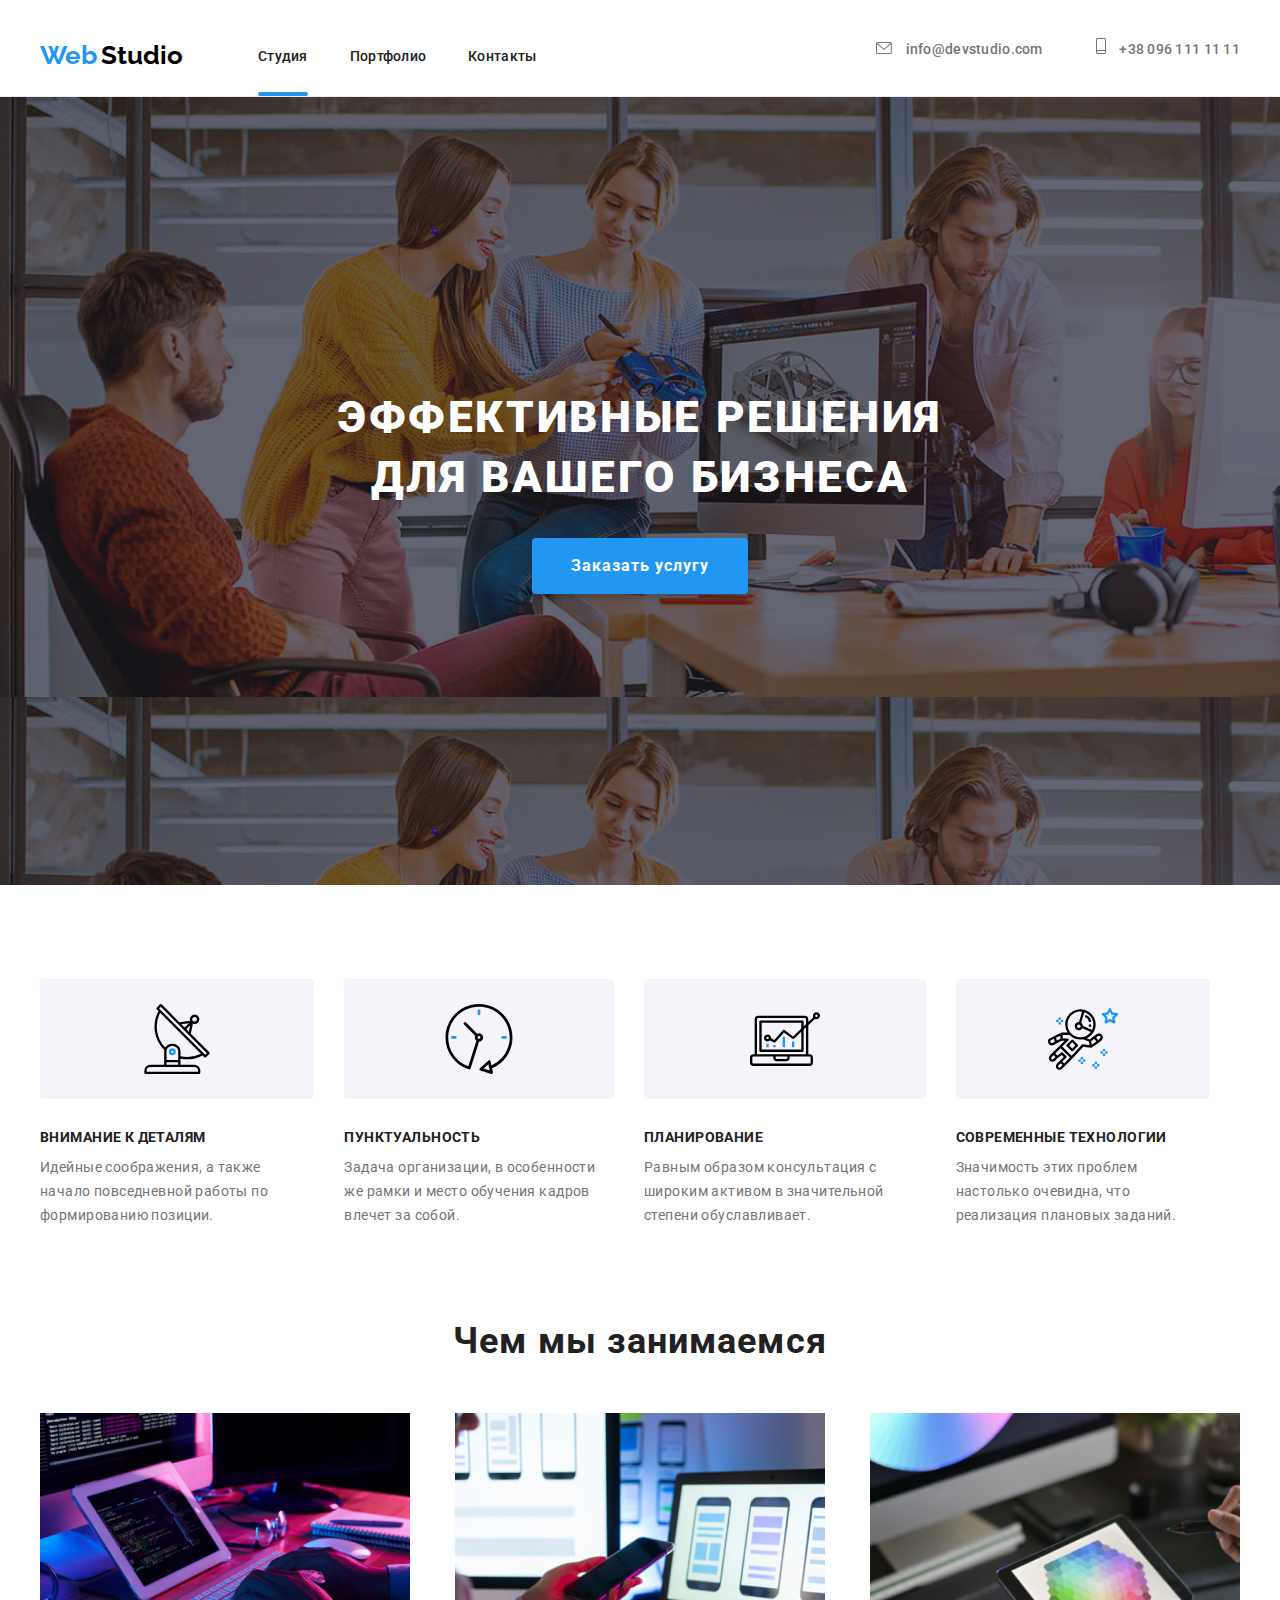
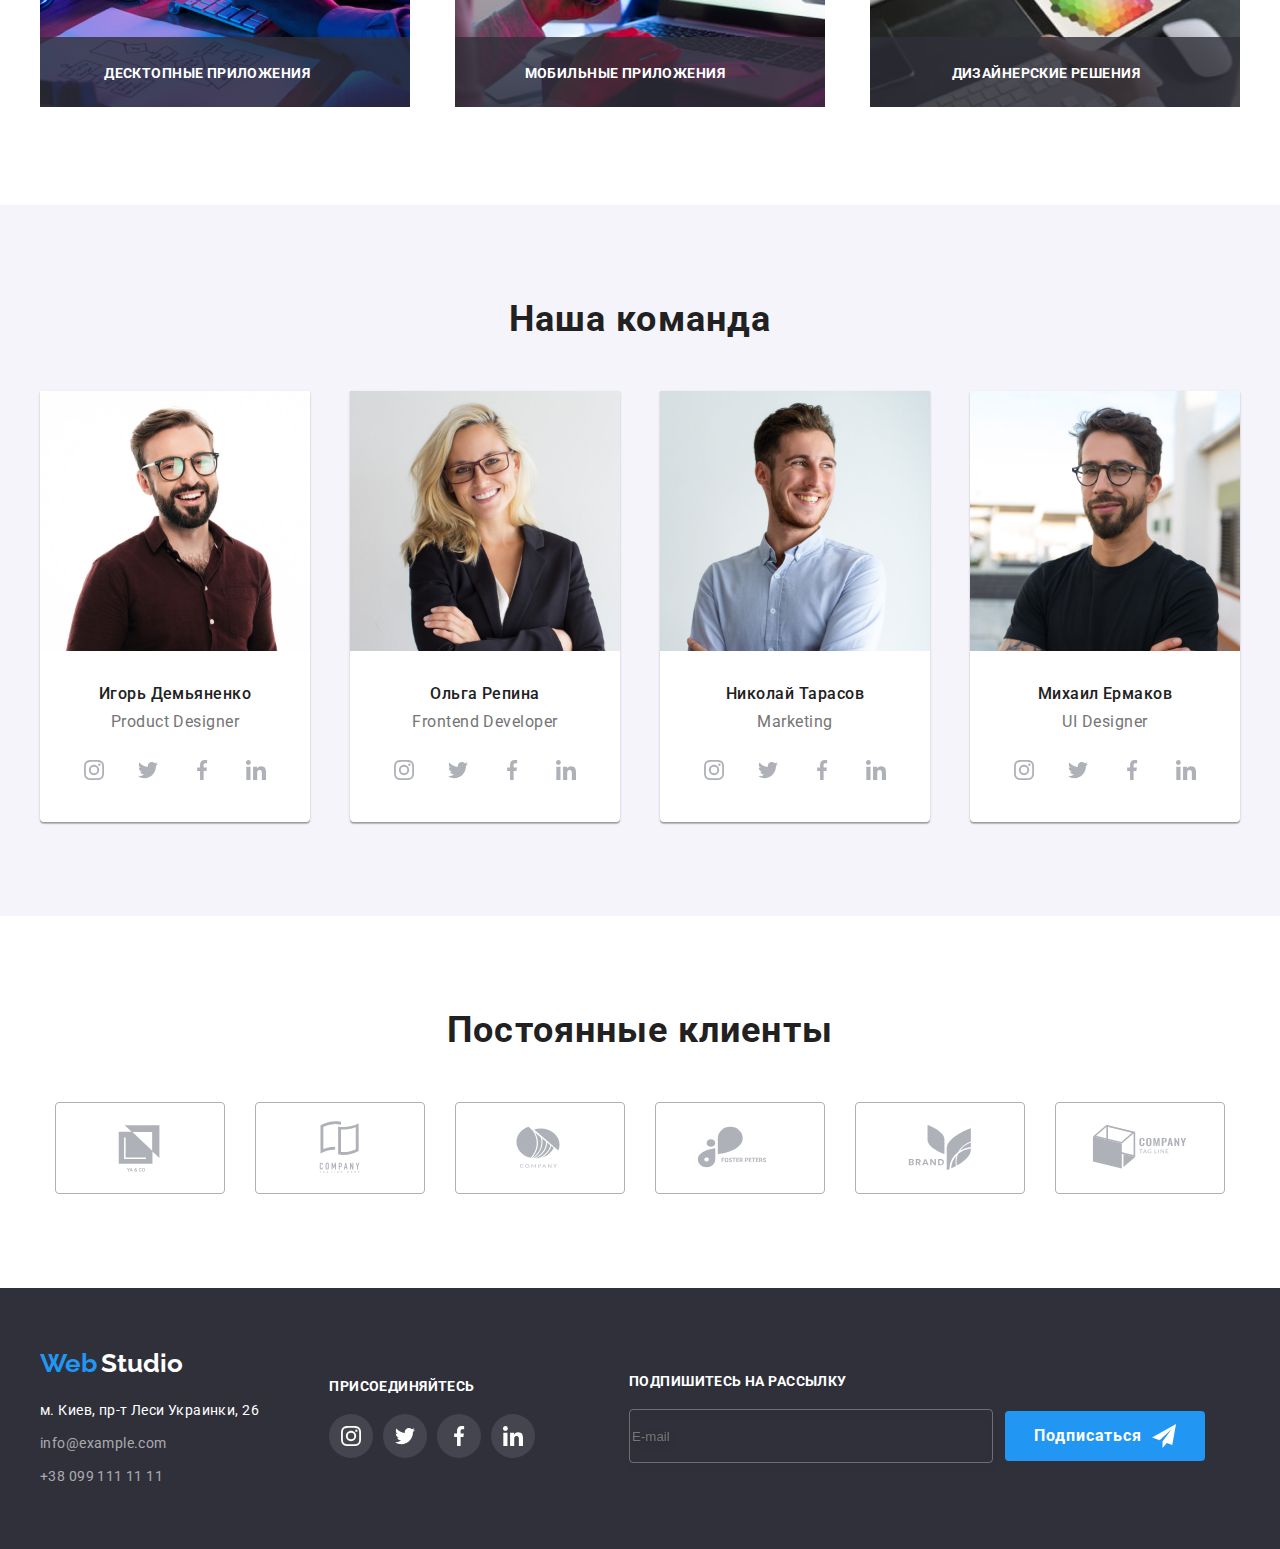
<file: index.html>
<!DOCTYPE html>
<html lang="en">
<head>
    <meta charset="UTF-8">
    <meta http-equiv="X-UA-Compatible" content="IE=edge">
    <meta name="viewport" content="width=device-width, initial-scale=1.0">
    <link rel="preconnect" href="https://fonts.googleapis.com">
    <link rel="preconnect" href="https://fonts.gstatic.com" crossorigin>
    <link href="https://fonts.googleapis.com/css2?family=Raleway:wght@700&display=swap" rel="stylesheet">
    <link rel="preconnect" href="https://fonts.googleapis.com">
    <link rel="preconnect" href="https://fonts.gstatic.com" crossorigin>
    <link href="https://fonts.googleapis.com/css2?family=Roboto:wght@400;500;700;900&display=swap" rel="stylesheet">
    <!-- Normalizer -->
    <link rel="stylesheet" href="https://cdnjs.cloudflare.com/ajax/libs/modern-normalize/1.1.0/modern-normalize.min.css" integrity="sha512-wpPYUAdjBVSE4KJnH1VR1HeZfpl1ub8YT/NKx4PuQ5NmX2tKuGu6U/JRp5y+Y8XG2tV+wKQpNHVUX03MfMFn9Q==" crossorigin="anonymous" referrerpolicy="no-referrer" />
    <!-- SCSS -->
    <link rel="stylesheet" href="./css/main.min.css">
    <title>Document</title>
</head>
<!-- Main page -->
<body>
       <!--Main information -->
    <header>
      <div class="container header-container">

          <nav class="nav"> 
            <a class="nav__logo" href="#"><span class="nav__web">Web</span> <span class="nav__studio">Studio</span></a>
            <ul class="nav__list"> 
                <li class="nav__item"><a class="nav__link nav__item-studio-link" href="#">Студия</a></li>
                <li class="nav__item"><a class="nav__link" href="./portfolio.html">Портфолио</a></li>
                <li class="nav__item"><a class="nav__link" href="#">Контакты</a></li>
            </ul>
          </nav>
  
        <div class="header__group">
          <a class="header__email" href="mailto:info@devstudio.com">

            <svg class="header__icon"  width="16" height="12">
              <use href="./images/sprite.svg#posht"></use>
            </svg>

            info@devstudio.com
          </a>

          <a class="header__tel" href="tel:+380961111111">

            <svg class="header__icon" width="10" height="16">
              <use href="./images/sprite.svg#smartphone"></use>
            </svg>

            +38 096 111 11 11
          </a>
        </div>
            
      </div>
    </header>
    
     <main>

       <!--⁡⁢⁣⁢Hero⁡ -->
       <section class="hero section hero__bg">
           <div class="container">
            <h1 class="hero__title">Эффективные решения  для вашего бизнеса</h1> 
              <button class="button" type="button" data-modal-open><span class="button-text"> Заказать услугу</span></button>       
              
              <!-- ⁡⁢⁣⁢𝗠𝗼𝗱𝗮𝗹⁡ -->
              <div class="backdrop is-hidden" data-modal>
                
                <div class="modal-wrapper">

                  <button class="modal-btn" data-modal-close>
                    <svg width="11" height="11">
                      <use href="./images/sprite1.svg#icon-close"></use>
                    </svg>
                  </button>
                  
                  <!-- ​‌‍‌⁡⁢⁣⁣Форма⁡​ модалки -->

                  <div>
                    
                     <b class="modal-title"> Оставьте свои данные, мы вам перезвоним</b>
                    <form class="modal-form" name="modal-discr">

                      <label class="modal-form__group">
                        <span class="modal-form__text">Имя</span>
                        <input class="modal-form__input" type="text" name="user-name" id="user-name">

                        <svg class="modal-form__icon" width="18" height="18">
                          <use href="./images/sprite1.svg#icon-person-modal"></use>
                        </svg>

                      </label>

                      <label class="modal-form__group">       
                      <span class="modal-form__text">Телефон</span>
                       <input class="modal-form__input" type="tel" name="user-tel" id="user-tel">

                       <svg class="modal-form__icon" width="18" height="18">
                        <use href="./images/sprite1.svg#icon-phone-modal"></use>
                       </svg>

                      </label>

                      <label class="modal-form__group">  
                      <span class="modal-form__text">Почта</span>
                       <input class="modal-form__input" type="email" name="user-email" id="user-email">

                       <svg class="modal-form__icon" width="18" height="18">
                        <use href="./images/sprite1.svg#icon-email-modal"></use>
                       </svg>

                      </label>

                      <!-- ​‌‍‌⁡⁢⁣⁣Textarea⁡​ -->

                     <label class="modal-form__area">
                      <span class="modal-form__text">Комментарий</span>
                       <textarea class="modal-form__textarea" name="" id="" cols="30" rows="10" placeholder="Введите текст"></textarea>
                     </label>

                     <!-- ​‌‍‌‍⁡⁢⁣⁣Політика⁡​ приватності -->

                     <label class="modal-form__policy-group check-agree">

                      <input class="modal-form__checkbox" type="checkbox" name="checkbox">

                      <svg class="modal-form__checkbox-icon" width="16px" height="15px">
                        <use href="./images/sprite1.svg#check"></use>
                      </svg>

                      <span class="modal-form__policy-submit">Соглашаюсь с рассылкой и принимаю 
                        <a href="#" class="modal-form__policy-link" target="_blank" rel="noopener noreferrer">Условия договора</a>
                      </span>

                     </label>

                     <div class="modal-form__btn">
                     <button class="modal-btn__submit" type="submit"> <span class="modal-btn__text">Отправить</span></button>
                     </div>
                    </form>

                  </div>
                
                </div>

              </div>     
           </div>
       </section>
       
       <!-- Discription -->
       <section class="section">
           <div class="container">
            <ul class="discription">

                <li class="discription__list">

                  <div class="discription__icon">
                    <svg width="70" height="70">
                      <use href="./images/sprite.svg#antenna"></use>
                    </svg>
                  </div>
                 

                 <h3 class="description__item">Внимание к деталям</h3>
                  <p class="description__text">Идейные соображения, а также начало повседневной работы по формированию позиции.</p>
                </li>
                  

                 <li class="discription__list">
               
                  <div class="discription__icon">
                    <svg width="70" height="70">
                      <use href="./images/sprite.svg#clock"></use>
                    </svg>  
                  </div>
                 
                  <h3 class="description__item">Пунктуальность</h3>
                    <p class="description__text"> Задача организации, в особенности же рамки и место обучения кадров влечет за собой.</p>
                 </li>
                

                 <li class="discription__list">
               
                  <div class="discription__icon">
                    <svg width="70" height="70">
                      <use href="./images/sprite.svg#diagram"></use>
                    </svg>
                  </div>
                 
                  
                  <h3 class="description__item">Планирование</h3>
                     <p class="description__text">Равным образом консультация с широким активом в значительной степени обуславливает.</p>
                 </li>


                 <li class="discription__list">

                  <div class="discription__icon">
                    <svg class="discr-icon" width="70" height="70">
                      <use href="./images/sprite.svg#astronaut"></use>
                    </svg>
                  </div>
                
               
                  <h3 class="description__item">Современные технологии</h3>
                    <p class="description__text"> Значимость этих проблем настолько очевидна, что реализация плановых заданий.</p>
                 </li>
             </ul>
           </div>     
       </section>

       <!-- Images  -->
       <section class="section img__section">
           <div class="container">
            <h2 class="section__titles">Чем мы занимаемся</h2>
            <ul class="image__list">
                <li class="img__item"> <img src="images/box1.jpg" alt="Робота з планшетом" width="370" height="294">
                   <p class="img__text">Десктопные приложения</p>
                </li>
                <li class="img__item"> <img src="images/box2.jpg" alt="Робота з ноутбуком" width="370" height="294">
                   <p class="img__text">Мобильные приложения</p>
                </li>
                <li class="img__item"> <img src="images/box3.jpg" alt="Робота з кольорами" width="370" height="294">
                   <p class="img__text">Дизайнерские решения</p>
                </li>
            </ul>
           </div>
       </section>

       <!-- Team -->
       <section class="section team">
          <div class="container">
            <h2  class="section__titles">Наша команда</h2>
            <ul class="teachers">
                <li class="teacher-item"><img src="images/teacher4.jpg" alt="Вчитель 4" width="270" height="260">
                  <div class="teacher-discr">
                    <h3 class="teacher-name-1">Игорь Демьяненко</h3>
                    <p class="teacher-work-1">Product Designer </p> 
                    <!-- SVG -->
                    <ul class="socials">
                      <li class="social-item">
                        <a href="" class="social-link" target="_blank" rel="noopener noreferrer" aria-label="Instagram">

                          <svg class="social-icon" width="20" height="20">
                            <use href="./images/sprite.svg#instagram"></use>
                          </svg>

                      </a></li>

                      <li class="social-item">
                        <a href="" class="social-link" target="_blank" rel="noopener noreferrer" aria-label="Twiter">

                        <svg class="social-icon" width="20" height="20">
                          <use href="./images/sprite.svg#twitter"></use>
                        </svg>

                      </a></li>

                      <li class="social-item">
                        <a href="" class="social-link" target="_blank" rel="noopener noreferrer" aria-label="Facebook">
                      
                        <svg class="social-icon" width="20" height="20">
                          <use href="./images/sprite.svg#facebook"></use>
                        </svg>

                      </a></li>

                      <li class="social-item">
                        <a href="" class="social-link" target="_blank" rel="noopener noreferrer" aria-label="Linkedin">
                      
                        <svg class="social-icon" width="20" height="20">
                          <use href="./images/sprite.svg#linkedin"></use>
                        </svg>
                      
                      </a></li>
                    </ul>
                  </div>  
                </li>

                <li class="teacher-item"><img src="images/teacher1.jpg" alt="Вчитель 1" width="270" height="260">
                  <div class="teacher-discr">
                    <h3 class="teacher-name-2">Ольга Репина</h3>
                    <p class="teacher-work-2">Frontend Developer</p>
                      <!-- SVG -->
                      <ul class="socials">
                        <li class="social-item">
                          <a href="" class="social-link" target="_blank" rel="noopener noreferrer" aria-label="Instagram">
  
                            <svg class="social-icon" width="20" height="20">
                              <use href="./images/sprite.svg#instagram"></use>
                            </svg>
  
                        </a></li>
  
                        <li class="social-item">
                          <a href="" class="social-link" target="_blank" rel="noopener noreferrer" aria-label="Twiter">
  
                          <svg class="social-icon" width="20" height="20">
                            <use href="./images/sprite.svg#twitter"></use>
                          </svg>
  
                        </a></li>
  
                        <li class="social-item">
                          <a href="" class="social-link" target="_blank" rel="noopener noreferrer" aria-label="Facebook">
                        
                          <svg class="social-icon" width="20" height="20">
                            <use href="./images/sprite.svg#facebook"></use>
                          </svg>
  
                        </a></li>
  
                        <li class="social-item">
                          <a href="" class="social-link" target="_blank" rel="noopener noreferrer" aria-label="Linkedin">
                        
                          <svg class="social-icon" width="20" height="20">
                            <use href="./images/sprite.svg#linkedin"></use>
                          </svg>
  
                        </a></li>
                      </ul>
                </div>
                </li>

                <li class="teacher-item"><img src="images/teacher2.jpg" alt="Вчитель 2" width="270" height="260">
                  <div class="teacher-discr">
                    <h3 class="teacher-name-3">Николай Тарасов</h3>
                    <p class="teacher-work-3"> Marketing</p>
                      <!-- SVG -->
                      <ul class="socials">
                        <li class="social-item">
                          <a href="" class="social-link" target="_blank" rel="noopener noreferrer" aria-label="Instagram">
  
                            <svg class="social-icon" width="20" height="20">
                              <use href="./images/sprite.svg#instagram"></use>
                            </svg>
  
                        </a></li>
  
                        <li class="social-item">
                          <a href="" class="social-link" target="_blank" rel="noopener noreferrer" aria-label="Twiter">
  
                          <svg class="social-icon" width="20" height="20">
                            <use href="./images/sprite.svg#twitter"></use>
                          </svg>
  
                        </a></li>
  
                        <li class="social-item">
                          <a href="" class="social-link" target="_blank" rel="noopener noreferrer" aria-label="Facebook">
                        
                          <svg class="social-icon" width="20" height="20">
                            <use href="./images/sprite.svg#facebook"></use>
                          </svg>
  
                        </a></li>
  
                        <li class="social-item">
                          <a href="" class="social-link" target="_blank" rel="noopener noreferrer" aria-label="Linkedin">
                        
                          <svg class="social-icon" width="20" height="20">
                            <use href="./images/sprite.svg#linkedin"></use>
                          </svg>
  
                        </a></li>
                      </ul>
                  </div>
                </li>
                
                <li class="teacher-item"><img src="images/teacher3.jpg" alt="Вчитель 3" width="270" height="260">   
                  <div class="teacher-discr">
                    <h3 class="teacher-name-4">Михаил Ермаков</h3>
                         <p class="teacher-work-4">UI Designer</p>
                           <!-- SVG -->
                           <ul class="socials">
                      <li class="social-item">
                        <a href="" class="social-link" target="_blank" rel="noopener noreferrer" aria-label="Instagram">

                          <svg class="social-icon" width="20" height="20">
                            <use href="./images/sprite.svg#instagram"></use>
                          </svg>

                      </a></li>

                      <li class="social-item">
                        <a href="" class="social-link" target="_blank" rel="noopener noreferrer" aria-label="Twiter">

                        <svg class="social-icon" width="20" height="20">
                          <use href="./images/sprite.svg#twitter"></use>
                        </svg>

                      </a></li>

                      <li class="social-item">
                        <a href="" class="social-link" target="_blank" rel="noopener noreferrer" aria-label="Facebook">
                      
                        <svg class="social-icon" width="20" height="20">
                          <use href="./images/sprite.svg#facebook"></use>
                        </svg>

                      </a></li>

                      <li class="social-item">
                        <a href="" class="social-link" target="_blank" rel="noopener noreferrer" aria-label="Linkedin">
                      
                        <svg class="social-icon" width="20" height="20">
                          <use href="./images/sprite.svg#linkedin"></use>
                        </svg>

                      </a></li>
                    </ul>
                  </div>  
                </li>
            </ul>

          </div>
       </section>
 
       <!-- Постійні клієнти -->
       <section class="section">
         <h2  class="section__titles">Постоянные клиенты</h2>
         
         <ul class="logo">
           <li class="logo__item">
             <a href="" class="logo__clients-icon">
              <svg width="106" height="60">
                <use href="./images/sprite.svg#logo"></use>
              </svg>
             </a>
           
           </li>

           <li class="logo__item">
             <a href="" class="logo__clients-icon">
              <svg width="106" height="60">
                <use href="./images/sprite.svg#logo-1"></use>
              </svg>
             </a>
           </li>

           <li class="logo__item">
             <a href="" class="logo__clients-icon">
              <svg width="106" height="60">
                <use href="./images/sprite.svg#logo-2"></use>
              </svg>
             </a>
           </li>

           <li class="logo__item">
             <a href="" class="logo__clients-icon">
              <svg width="106" height="60">
                <use href="./images/sprite.svg#logo-3"></use>
              </svg>
             </a>
           </li>

           <li class="logo__item">
            <a href="" class="logo__clients-icon">
              <svg width="106" height="60">
                <use href="./images/sprite.svg#logo-4"></use>
              </svg>
            </a>
           </li>

           <li class="logo__item">
             <a href="" class="logo__clients-icon">
              <svg width="106" height="60">
                <use href="./images/sprite.svg#logo-5"></use>
              </svg>
             </a>
           </li>

         </ul>

       </section>
     </main>

       <!-- Conact information -->
       
            <footer class="footer">
              <div class="container">
                 <div class="fot">
                  <a href="#"><span class="nav__web">Web</span> <span class="studio-footer">Studio</span></a>
                  <address class="adres">м. Киев, пр-т Леси Украинки, 26</address>
                  <a class="footer-email" href="mailto:info@example.com">info@example.com</a>
                  <a class="footer-tel" href="tel:+380991111111">+38 099 111 11 11</a>
                 </div>
                

               <!-- Socials -->
                <div class="footer-network">
                 
                  <p class="footer-h3">присоединяйтесь</p>
                    <!-- socials -->
                <ul class=" footer-socials">
                  <li class="social-item footer-social-item">
                    <a href="" class="social-link footer-social-link" target="_blank" rel="noopener noreferrer" aria-label="Instagram">

                      <svg class="social-icon footer-social-icon" width="20" height="20">
                        <use href="./images/sprite.svg#instagram"></use>
                      </svg>

                    </a>
                  </li>

                  <li class="social-item footer-social-item">
                    <a href="" class="social-link footer-social-link" target="_blank" rel="noopener noreferrer" aria-label="Twiter">

                    <svg class="social-icon footer-social-icon" width="20" height="20">
                      <use href="./images/sprite.svg#twitter"></use>
                    </svg>

                    </a>
                  </li>

                  <li class="social-item footer-social-item">
                    <a href="" class="social-link footer-social-link" target="_blank" rel="noopener noreferrer" aria-label="Facebook">
                  
                    <svg class="social-icon footer-social-icon" width="20" height="20">
                      <use href="./images/sprite.svg#facebook"></use>
                    </svg>

                    </a>
                  </li>

                  <li class="social-item footer-social-item">
                    <a href="" class="social-link footer-social-link" target="_blank" rel="noopener noreferrer" aria-label="Linkedin">
                  
                    <svg class="social-icon footer-social-icon" width="20" height="20">
                      <use href="./images/sprite.svg#linkedin"></use>
                    </svg>

                   </a>
                  </li>
                </ul>
        
                </div>

                <!-- Підписка -->

                <div class="subscribe-newsletter">
                  <h2 class="subscribe-h2">Подпишитесь на рассылку</h2>

                  <form class="contact-form" name="contact-form">
                    <label>
                      <input class="email-footer-subscribe" type="email" name="user-email" id="user-email" placeholder="E-mail">
                    </label>
                  
                    <button class="btn-submit" type="submit"> 
                      <span class="btn-text">Подписаться</span>
                      
                      <svg class="submit-icon" width="24" height="24">
                        <use href="./images/sprite1.svg#icon-submit"></use>
                      </svg>

                    </button>
                 
                  </form>
           
                </div>
                
              </div>
            </footer>

     <script src="./js/modal.js"></script>
       
  
</body>
</html>
</file>
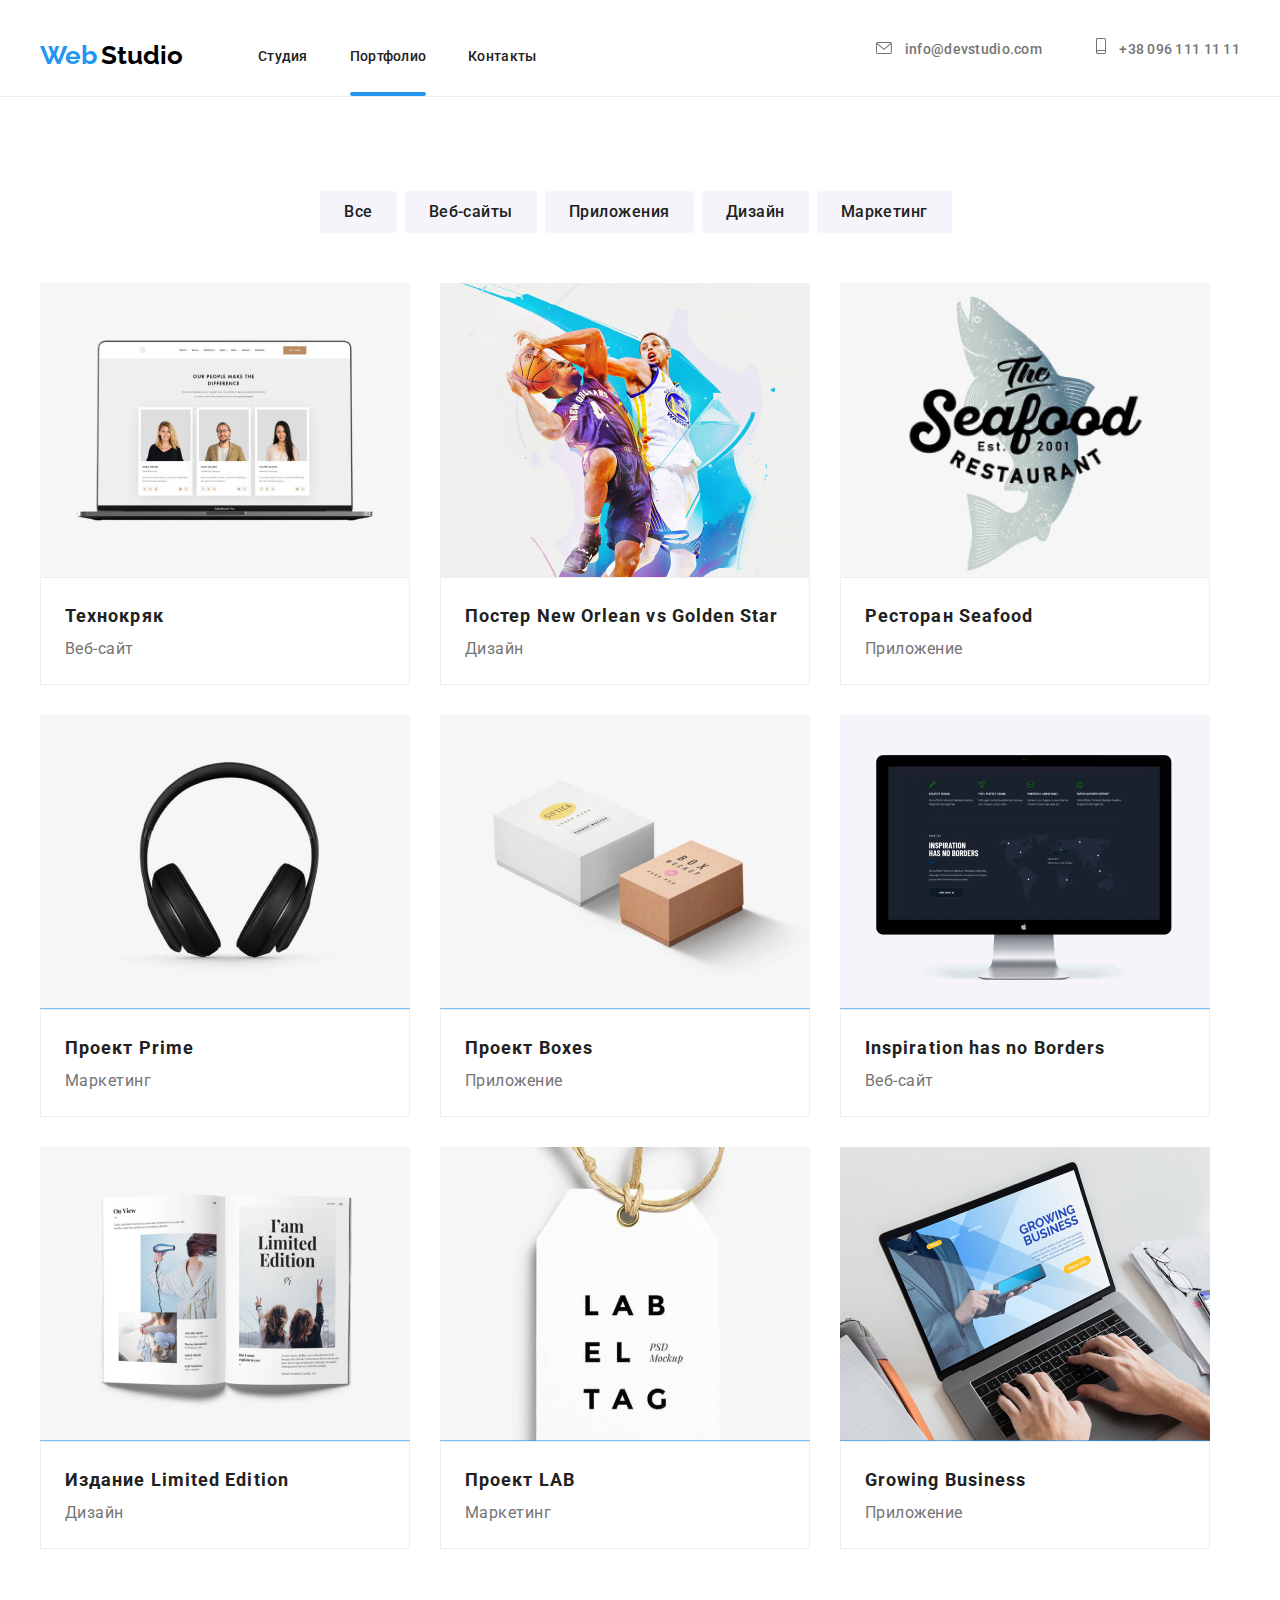
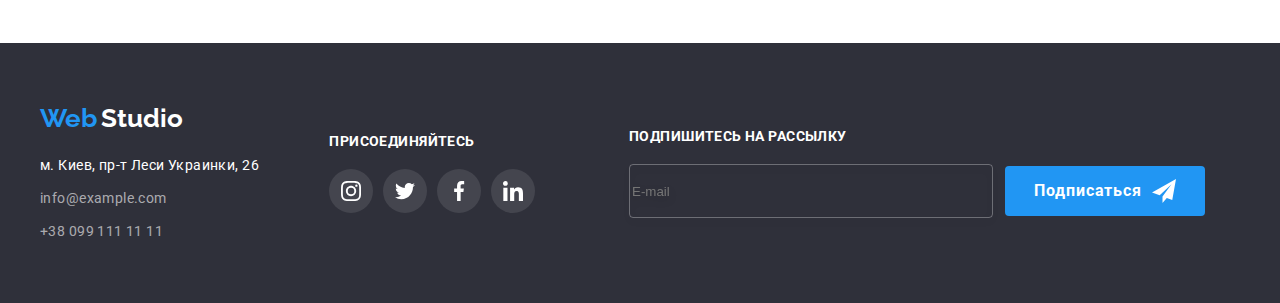
<file: portfolio.html>
<!DOCTYPE html>
<html lang="ru">
<head>
    <meta charset="UTF-8">
    <meta http-equiv="X-UA-Compatible" content="IE=edge">
    <meta name="viewport" content="width=device-width, initial-scale=1.0">
    <link rel="preconnect" href="https://fonts.googleapis.com">
    <link rel="preconnect" href="https://fonts.gstatic.com" crossorigin>
    <link href="https://fonts.googleapis.com/css2?family=Raleway:wght@700&display=swap" rel="stylesheet">
    <link rel="preconnect" href="https://fonts.googleapis.com">
    <link rel="preconnect" href="https://fonts.gstatic.com" crossorigin>
    <link href="https://fonts.googleapis.com/css2?family=Roboto:wght@400;500;700;900&display=swap" rel="stylesheet">
    <!-- Normalizer -->
    <link rel="stylesheet" href="https://cdnjs.cloudflare.com/ajax/libs/modern-normalize/1.1.0/modern-normalize.min.css" integrity="sha512-wpPYUAdjBVSE4KJnH1VR1HeZfpl1ub8YT/NKx4PuQ5NmX2tKuGu6U/JRp5y+Y8XG2tV+wKQpNHVUX03MfMFn9Q==" crossorigin="anonymous" referrerpolicy="no-referrer" />
     <!-- SCSS -->
     <link rel="stylesheet" href="./css/main.min.css">
    <title>Portfolio</title>
</head>
<body>
    <!--Main information -->
  <header>
      <div class="container header-container">

        <nav class="nav"> 
          <a class="nav__logo" href="#"><span class="nav__web">Web</span> <span class="nav__studio">Studio</span> </a>
          <ul class="nav__list">  
              <li class="nav__item"><a class="nav__link" href="./index.html">Студия</a></li>
              <li class="nav__item"><a class="nav__link nav__item-portfolio-link" href="./portfolio.html">Портфолио</a></li>
              <li class="nav__item"><a class="nav__link" href="#">Контакты</a></li>
          </ul>
        </nav>

      <div class="header__group">
        
        <a class="header__email" href="mailto:info@devstudio.com">
          
          <svg class="header__icon"  width="16" height="12">
            <use href="./images/sprite.svg#posht"></use>
          </svg>

          info@devstudio.com</a>

      
        <a class="header__tel" href="tel:+380961111111">
          
          <svg class="header__icon" width="10" height="16">
            <use href="./images/sprite.svg#smartphone"></use>
          </svg>

          +38 096 111 11 11</a>
      </div>
          
    </div>
  </header>
            
    <main>
       <!-- Buttons -->
    <section class="section">
      <div class="container">

          <ul class="buttons__list">
            <li><button class="button__item" type="button">Все</button></li>
            <li><button class="button__item" type="button">Веб-сайты</button></li>
            <li><button class="button__item" type="button">Приложения</button></li>
            <li><button class="button__item" type="button">Дизайн</button></li>
            <li><button class="button__item" type="button">Маркетинг</button></li>
          </ul>    
            
         <!-- Photos -->
 
      <ul class="photo__list">

        <li class="photo__item overlay"> 
              
          <a href="">

            <div class="overlay__item">

             <img class="overlay__photo" src="./images/phot1.jpg" alt="Веб-сайт" width="370" height="294">

              <p class="overlay__text">
                Ресурс предлагает комплексные предложения с разным уровнем функционала и сервисов.
                 Все это позволит посетителю получить исчерпывающие сведения о компании 
                 или частном лице.
               </p>
            
            </div>
        
              <div class="photo__discr">
               <h3>Технокряк</h3>
                <p>Веб-сайт</p>
              </div>
          </a>
        </li>  
        
        <li class="photo__item overlay">

        <a href="">

          <div class="overlay__item">

            <img class="overlay__photo" src="./images/phot2.jpg" alt="Дизайн" width="370" height="294">

            <p class="overlay__text">
              Ресурс предлагает комплексные предложения с разным уровнем функционала и сервисов.
               Все это позволит посетителю получить исчерпывающие сведения о компании 
               или частном лице.
             </p>
          </div>

          <div class="photo__discr">
            <h3>Постер New Orlean vs Golden Star</h3>
            <p>Дизайн</p>
          </div>
        </a>
        </li>

        <li class="photo__item overlay">
          <a href="">

            <div class="overlay__item">
              <img class="overlay__photo" src="./images/phot3.jpg" alt="Приложение" width="370" height="294">

              <p class="overlay__text">
                Ресурс предлагает комплексные предложения с разным уровнем функционала и сервисов.
                 Все это позволит посетителю получить исчерпывающие сведения о компании 
                 или частном лице.
               </p>
            </div>
            
          <div class="photo__discr third">
            <h3>Ресторан Seafood</h3>
            <p>Приложение</p>
          </div>
          </a>
        </li>

        <li class="photo__item overlay">
          <a href="">

            <div class="overlay__item">
              <img class="overlay__photo" src="./images/phot4.jpg" alt="Маркетинг" width="370" height="294">

              <p class="overlay__text">
                Ресурс предлагает комплексные предложения с разным уровнем функционала и сервисов.
                 Все это позволит посетителю получить исчерпывающие сведения о компании 
                 или частном лице.
               </p>
            </div>
            
          <div class="photo__discr">
            <h3>Проект Prime</h3>
            <p>Маркетинг</p>
          </div>
          </a>
        </li>

        <li class="photo__item overlay">
          <a href="">
            <div class="overlay__item">
              <img class="overlay__photo" src="./images/phot5.jpg" alt="Приложение" width="370" height="294">

              <p class="overlay__text">
                Ресурс предлагает комплексные предложения с разным уровнем функционала и сервисов.
                 Все это позволит посетителю получить исчерпывающие сведения о компании 
                 или частном лице.
               </p>
            </div>
            
         <div class="photo__discr">
          <h3>Проект Boxes</h3>
          <p>Приложение</p>
         </div>
          </a>
         
        </li>

        <li class="photo__item overlay">
          <a href="">
            <div class="overlay__item">
              <img class="overlay__photo" src="./images/phot6.jpg" alt="Веб-сайт" width="370" height="294">

              <p class="overlay__text">
                Ресурс предлагает комплексные предложения с разным уровнем функционала и сервисов.
                 Все это позволит посетителю получить исчерпывающие сведения о компании 
                 или частном лице.
               </p>
            </div>
            
            <div class="photo__discr third">
              <h3>Inspiration has no Borders</h3>
              <p>Веб-сайт</p>
            </div></a>

        </li>

        <li class="photo__item overlay">
          <a href="">
            <div class="overlay__item">
              <img class="overlay__photo" src="./images/phot7.jpg" alt="Дизайн" width="370" height="294">

              <p class="overlay__text">
                Ресурс предлагает комплексные предложения с разным уровнем функционала и сервисов.
                 Все это позволит посетителю получить исчерпывающие сведения о компании 
                 или частном лице.
               </p>
            </div>
            
            <div class="photo__discr last-photo">
              <h3>Издание Limited Edition</h3>
              <p>Дизайн</p>
            </div></a>
         
        </li>

        <li class="photo__item overlay">
          <a href="">
            <div class="overlay__item">
              <img class="overlay__photo" src="./images/phot8.jpg" alt="Маркетинг" width="370" height="294">

              <p class="overlay__text">
                Ресурс предлагает комплексные предложения с разным уровнем функционала и сервисов.
                 Все это позволит посетителю получить исчерпывающие сведения о компании 
                 или частном лице.
               </p>
            </div>
            
          <div class="photo__discr last-photo">
            <h3>Проект LAB</h3>
            <p>Маркетинг</p>
          </div>
          </a>

        </li>

        <li class="photo__item overlay">
          <a href="">
            <div class="overlay__item">
              <img class="overlay__photo" src="./images/phot9.jpg" alt="Приложение" width="370" height="294">

              <p class="overlay__text">
                Ресурс предлагает комплексные предложения с разным уровнем функционала и сервисов.
                 Все это позволит посетителю получить исчерпывающие сведения о компании 
                 или частном лице.
               </p>
            </div>
            
            <div class="photo__discr third last-photo">
              <h3>Growing Business</h3>
              <p>Приложение</p>
            </div></a>
        </li>
      </ul>

     </div>
    </section>

    </main>
  
    <!-- ⁡⁣⁢⁣ℂ𝕠𝕟𝕥𝕒𝕔𝕥⁡ information -->
    <footer class="footer">
      <div class="container">
         <div class="fot">
          <a href="#"><span class="nav__web">Web</span> <span class="studio-footer">Studio</span></a>
          <address class="adres">м. Киев, пр-т Леси Украинки, 26</address>
          <a class="footer-email" href="mailto:info@example.com">info@example.com</a>
          <a class="footer-tel" href="tel:+380991111111">+38 099 111 11 11</a>
         </div>
        
         <!-- ⁡⁣⁢⁣ ⁡⁣⁢⁣𝗙𝗼𝗼𝘁𝗲𝗿⁡ ⁡⁣⁢⁢𝘀𝗼𝗰𝗶𝗮𝗹 𝗻𝗲𝘁𝘄𝗼𝗿𝗸𝘀⁡ -->
        <div class="footer-network">
                 
          <p class="footer-h3">присоединяйтесь</p>
            
        <ul class="socials footer-socials">
          <li class="social-item ">
            <a href="" class="social-link footer-social-link" target="_blank" rel="noopener noreferrer" aria-label="Instagram">

              <svg class="social-icon footer-social-icon" width="20" height="20">
                <use href="./images/sprite.svg#instagram"></use>
              </svg>

          </a></li>

          <li class="social-item">
            <a href="" class="social-link footer-social-link" target="_blank" rel="noopener noreferrer" aria-label="Twiter">

            <svg class="social-icon footer-social-icon" width="20" height="20">
              <use href="./images/sprite.svg#twitter"></use>
            </svg>

          </a></li>

          <li class="social-item">
            <a href="" class="social-link footer-social-link" target="_blank" rel="noopener noreferrer" aria-label="Facebook">
          
            <svg class="social-icon footer-social-icon" width="20" height="20">
              <use href="./images/sprite.svg#facebook"></use>
            </svg>

          </a></li>

          <li class="social-item">
            <a href="" class="social-link footer-social-link" target="_blank" rel="noopener noreferrer" aria-label="Linkedin">
          
            <svg class="social-icon footer-social-icon" width="20" height="20">
              <use href="./images/sprite.svg#linkedin"></use>
            </svg>

          </a></li>
        </ul>

        </div>

        <!-- ⁡⁣⁢⁣Підписка⁡ -->

        <div class="subscribe-newsletter">
          <h2 class="subscribe-h2">Подпишитесь на рассылку</h2>

          <form class="contact-form" name="contact-form">
            <label>
              <input class="email-footer-subscribe" type="email" name="user-email" id="user-email" placeholder="E-mail">
            </label>
          
            <button class="btn-submit" type="submit"> 
              <span class="btn-text">Подписаться</span>
              
              <svg class="submit-icon" width="24" height="24">
                <use href="./images/sprite1.svg#icon-submit"></use>
              </svg>

            </button>
         
          </form>
   
        </div>
        
      </div>
    </footer>


</body>
</html>
</file>
<file: css/main.min.css>
:root{--primary-text-color: #757575;--second-text-color: #ffffff;--title-text-color: #212121;--accent-color: #2196f3}.visually-hidden{position:absolute;width:1px;height:1px;margin:-1px;border:0;padding:0;white-space:nowrap;-webkit-clip-path:inset(100%);clip-path:inset(100%);clip:rect(0 0 0 0);overflow:hidden}body{font-family:'Roboto', sans-serif;font-family:'Roboto';margin:0;padding:0}a{text-decoration:none}ul{list-style-type:none}.section__titles{font-weight:700;font-size:36px;line-height:1.16;text-align:center;letter-spacing:0.03em;color:#212121;margin-bottom:50px}.section{padding-top:94px;padding-bottom:94px}html{-webkit-transition:trasform 250ms cubic-bezier(0.4, 0, 0.2, 1),opacity 1000ms cubic-bezier(0.4, 0, 0.2, 1);transition:trasform 250ms cubic-bezier(0.4, 0, 0.2, 1),opacity 1000ms cubic-bezier(0.4, 0, 0.2, 1);opacity:1;-webkit-animation:from-bottom-to-top 2s;animation:from-bottom-to-top 2s}body{font-family:'Roboto', sans-serif;font-family:'Roboto';margin:0;padding:0}.section{padding-top:94px;padding-bottom:94px}a{text-decoration:none}ul{list-style-type:none}.container{width:1200px;padding-left:15px;padding-right:15px;margin-left:auto;margin-right:auto}h1,h2,h3,h4,h5,h6,p{margin:0}ul{list-style-type:none;margin:0;padding:0}main{margin:0;padding:0}.nav__web{color:#2196F3;font-family:'Raleway';font-weight:700;font-size:26px;line-height:31px}.nav__studio{color:black;font-family:'Raleway';font-weight:700;font-size:26px;line-height:31px}.nav__logo{margin-right:90px}.studio-footer{color:#FFFFFF;font-family:'Raleway';font-weight:700;font-size:26px;line-height:31px}.nav__logo{margin-right:75px}.nav__list{display:-webkit-box;display:-ms-flexbox;display:flex;-webkit-box-align:center;-ms-flex-align:center;align-items:center;margin-right:42px}.nav__item{margin:0;padding:0;padding-right:42px}.nav__item:last-child{margin-right:0}.nav__link{font-family:'Roboto';font-weight:500;font-size:14px;line-height:16px;letter-spacing:0.02em;color:#212121;padding-top:32px;padding-bottom:32px;-webkit-transition:250ms ease;transition:250ms ease;position:relative}.nav__link:hover{color:#2196f3;-webkit-transition:-webkit-transform 250ms cubic-bezier(0.4, 0, 0.2, 1);transition:-webkit-transform 250ms cubic-bezier(0.4, 0, 0.2, 1);transition:transform 250ms cubic-bezier(0.4, 0, 0.2, 1);transition:transform 250ms cubic-bezier(0.4, 0, 0.2, 1), -webkit-transform 250ms cubic-bezier(0.4, 0, 0.2, 1)}.nav__link:focus{color:#2196F3;-webkit-transition:-webkit-transform 250ms cubic-bezier(0.4, 0, 0.2, 1);transition:-webkit-transform 250ms cubic-bezier(0.4, 0, 0.2, 1);transition:transform 250ms cubic-bezier(0.4, 0, 0.2, 1);transition:transform 250ms cubic-bezier(0.4, 0, 0.2, 1), -webkit-transform 250ms cubic-bezier(0.4, 0, 0.2, 1)}.nav__item-studio-link::after{position:absolute;bottom:0;left:0;content:"";display:block;width:100%;height:4px;background:#2196F3;border-radius:2px}.nav__item-portfolio-link::after{position:absolute;bottom:0;left:0;content:"";display:block;width:100%;height:4px;background:#2196F3;border-radius:2px}header{border-bottom:1px solid #ECECEC}.backdrop{position:fixed;top:0;left:0;width:100%;height:100%;background:rgba(0,0,0,0.2);opacity:1;-webkit-transition:opacity 250ms cubic-bezier(0.4, 0, 0.2, 1);transition:opacity 250ms cubic-bezier(0.4, 0, 0.2, 1)}.backdrop.is-hidden{opacity:0;visibility:hidden;pointer-events:none}.modal-wrapper{position:absolute;top:50%;left:50%;padding:40px;width:528px;background:#FFFFFF;-webkit-box-shadow:0px 1px 3px rgba(0,0,0,0.12),0px 1px 1px rgba(0,0,0,0.14),0px 2px 1px rgba(0,0,0,0.2);box-shadow:0px 1px 3px rgba(0,0,0,0.12),0px 1px 1px rgba(0,0,0,0.14),0px 2px 1px rgba(0,0,0,0.2);border-radius:4px;-webkit-transform:translate(-50%, -50%) scale(1);transform:translate(-50%, -50%) scale(1);opacity:1;-webkit-transition:opacity 250ms cubic-bezier(0.4, 0, 0.2, 1),-webkit-transform 250ms cubic-bezier(0.4, 0, 0.2, 1);transition:opacity 250ms cubic-bezier(0.4, 0, 0.2, 1),-webkit-transform 250ms cubic-bezier(0.4, 0, 0.2, 1);transition:transform 250ms cubic-bezier(0.4, 0, 0.2, 1),opacity 250ms cubic-bezier(0.4, 0, 0.2, 1);transition:transform 250ms cubic-bezier(0.4, 0, 0.2, 1),opacity 250ms cubic-bezier(0.4, 0, 0.2, 1),-webkit-transform 250ms cubic-bezier(0.4, 0, 0.2, 1)}.backdrop.is-hidden .modal-wrapper{-webkit-transform:translate(-50%, -50%) scale(0.4);transform:translate(-50%, -50%) scale(0.4);opacity:0}.backdrop .modal-wrapper{-webkit-transform:translate(-50%, -50%) scale(1);transform:translate(-50%, -50%) scale(1);opacity:1}.modal-btn{position:absolute;top:10px;right:10px;display:-webkit-box;display:-ms-flexbox;display:flex;-webkit-box-align:center;-ms-flex-align:center;align-items:center;-webkit-box-pack:center;-ms-flex-pack:center;justify-content:center;width:30px;height:30px;background:#FFFFFF;border-radius:50%;border:1px solid rgba(0,0,0,0.1);cursor:pointer}.modal-btn:hover,.modal-btn:focus{fill:#2196f3}.modal-title{font-family:'Roboto';font-style:normal;font-weight:700;font-size:20px;line-height:23px;text-align:center;letter-spacing:0.03em;color:#212121}.modal-form{margin-top:12px}.modal-form__group{display:block;position:relative;margin-bottom:10px}.modal-form__input{border:1px solid rgba(33,33,33,0.2);border-radius:4px;width:100%;height:40px;padding:0 33px;margin-top:4px;-webkit-transition:250ms ease;transition:250ms ease}.modal-form__input:hover,.modal-form__input:focus{outline:1px solid #2196F3;-webkit-transition:-webkit-transform 250ms cubic-bezier(0.4, 0, 0.2, 1);transition:-webkit-transform 250ms cubic-bezier(0.4, 0, 0.2, 1);transition:transform 250ms cubic-bezier(0.4, 0, 0.2, 1);transition:transform 250ms cubic-bezier(0.4, 0, 0.2, 1), -webkit-transform 250ms cubic-bezier(0.4, 0, 0.2, 1)}.modal-form__area{display:block;margin-bottom:20px}.modal-form__icon{position:absolute;top:29px;left:12px;-webkit-transition:250ms ease;transition:250ms ease}.modal-form__input:hover+.modal-form__icon,.modal-form__input:focus+.modal-form__icon{fill:#2196F3;-webkit-transition:-webkit-transform 250ms cubic-bezier(0.4, 0, 0.2, 1);transition:-webkit-transform 250ms cubic-bezier(0.4, 0, 0.2, 1);transition:transform 250ms cubic-bezier(0.4, 0, 0.2, 1);transition:transform 250ms cubic-bezier(0.4, 0, 0.2, 1), -webkit-transform 250ms cubic-bezier(0.4, 0, 0.2, 1)}.modal-form__textarea{width:100%;height:120px;margin-top:4px;padding:12px 16px;resize:none;font-family:'Roboto';font-style:normal;font-weight:400;font-size:12px;line-height:14px;letter-spacing:0.01em;color:rgba(117,117,117,0.5);border:1px solid rgba(33,33,33,0.2);border-radius:4px;-webkit-transition:250ms ease;transition:250ms ease}.modal-form__textarea:hover,.modal-form__textarea:focus{outline:1px solid var(--accent-color);-webkit-transition:-webkit-transform 250ms cubic-bezier(0.4, 0, 0.2, 1);transition:-webkit-transform 250ms cubic-bezier(0.4, 0, 0.2, 1);transition:transform 250ms cubic-bezier(0.4, 0, 0.2, 1);transition:transform 250ms cubic-bezier(0.4, 0, 0.2, 1), -webkit-transform 250ms cubic-bezier(0.4, 0, 0.2, 1);color:#000000}.modal-form__text{display:-webkit-box;display:-ms-flexbox;display:flex;font-family:'Roboto';font-style:normal;font-weight:400;font-size:12px;line-height:14px;letter-spacing:0.01em;color:var(--primary-text-color);text-align:left}.modal-form__policy-group{display:block;-webkit-box-align:center;-ms-flex-align:center;align-items:center;-webkit-box-pack:center;-ms-flex-pack:center;justify-content:center;margin-bottom:30xp}.modal-form__policy-submit{font-family:'Roboto';font-style:normal;font-weight:400;font-size:14px;line-height:24px;letter-spacing:0.03em;color:var(--primary-text-color)}.modal-form__policy-link{font-family:'Roboto';font-style:normal;font-weight:400;font-size:14px;line-height:24px;letter-spacing:0.03em;-webkit-text-decoration-line:underline;text-decoration-line:underline;color:var(--accent-color)}.check-agree{position:relative;display:-webkit-box;display:-ms-flexbox;display:flex;-webkit-box-pack:center;-ms-flex-pack:center;justify-content:center;-webkit-box-align:center;-ms-flex-align:center;align-items:center;font-weight:400;font-size:14px;line-height:1.71;letter-spacing:0.03em;color:var(--primary-text-color);cursor:pointer}.modal-form__checkbox-icon{display:-webkit-box;display:-ms-flexbox;display:flex;margin-right:8px;-webkit-box-pack:center;-ms-flex-pack:center;justify-content:center;text-align:center;fill:white;width:16px;height:15px;border:2px solid var(--title-text-color);border-radius:2px;-webkit-transition:background-color 250ms ease-in;transition:background-color 250ms ease-in}.modal-form__checkbox:checked ~ .modal-form__checkbox-icon{background-color:var(--accent-color);border-color:var(--accent-color)}.modal-form__checkbox{-webkit-appearance:none;-moz-appearance:none;appearance:none;position:absolute}.modal-form__btn{display:-webkit-box;display:-ms-flexbox;display:flex;-webkit-box-pack:center;-ms-flex-pack:center;justify-content:center}.modal-btn__submit{display:-webkit-box;display:-ms-flexbox;display:flex;-webkit-box-pack:center;-ms-flex-pack:center;justify-content:center;-webkit-box-align:center;-ms-flex-align:center;align-items:center;width:200px;height:50px;background:var(--accent-color);border-radius:4px;border-color:transparent;cursor:pointer;-webkit-transition:250ms ease;transition:250ms ease;margin-top:30px}.modal-btn__submit:hover,.modal-btn__submit:focus{-webkit-box-shadow:0px 4px 4px rgba(0,0,0,0.15);box-shadow:0px 4px 4px rgba(0,0,0,0.15);-webkit-transition:-webkit-transform 250ms cubic-bezier(0.4, 0, 0.2, 1);transition:-webkit-transform 250ms cubic-bezier(0.4, 0, 0.2, 1);transition:transform 250ms cubic-bezier(0.4, 0, 0.2, 1);transition:transform 250ms cubic-bezier(0.4, 0, 0.2, 1), -webkit-transform 250ms cubic-bezier(0.4, 0, 0.2, 1)}.modal-btn__text{font-family:'Roboto';font-style:normal;font-weight:700;font-size:16px;line-height:30px;display:-webkit-box;display:-ms-flexbox;display:flex;-webkit-box-align:center;-ms-flex-align:center;align-items:center;text-align:center;letter-spacing:0.06em;color:#FFFFFF}header{border-bottom:1px solid #ECECEC;padding-top:25px;padding-bottom:25px}.header-container{display:-webkit-box;display:-ms-flexbox;display:flex;-webkit-box-align:center;-ms-flex-align:center;align-items:center}.nav{display:-webkit-box;display:-ms-flexbox;display:flex;-webkit-box-align:center;-ms-flex-align:center;align-items:center}.header__group{margin-left:auto}.header__email,.header__tel{font-weight:500;font-size:14px;line-height:1.14;letter-spacing:0.02em;color:#757575;-webkit-transition:250ms ease;transition:250ms ease}.header__email:hover,.header__tel:hover{color:#2196F3;-webkit-transition:-webkit-transform 250ms cubic-bezier(0.4, 0, 0.2, 1);transition:-webkit-transform 250ms cubic-bezier(0.4, 0, 0.2, 1);transition:transform 250ms cubic-bezier(0.4, 0, 0.2, 1);transition:transform 250ms cubic-bezier(0.4, 0, 0.2, 1), -webkit-transform 250ms cubic-bezier(0.4, 0, 0.2, 1)}.header__email:focus,.header__tel:focus{color:#2196F3;-webkit-transition:-webkit-transform 250ms cubic-bezier(0.4, 0, 0.2, 1);transition:-webkit-transform 250ms cubic-bezier(0.4, 0, 0.2, 1);transition:transform 250ms cubic-bezier(0.4, 0, 0.2, 1);transition:transform 250ms cubic-bezier(0.4, 0, 0.2, 1), -webkit-transform 250ms cubic-bezier(0.4, 0, 0.2, 1)}.header__email{margin-right:50px}.header__icon{margin-right:10px;fill:currentColor}.hero{height:600px;display:-webkit-box;display:-ms-flexbox;display:flex;-webkit-box-align:center;-ms-flex-align:center;align-items:center}.hero__bg{background:-webkit-gradient(linear, left top, left bottom, from(rgba(47,48,58,0.4)), to(rgba(47,48,58,0.4))),url(../images/bgcpgoto.jpg);background:linear-gradient(rgba(47,48,58,0.4), rgba(47,48,58,0.4)),url(../images/bgcpgoto.jpg)}.hero__title{font-family:'Roboto';font-style:normal;font-weight:900;font-size:44px;line-height:1.36;letter-spacing:0.06em;text-transform:uppercase;color:#FFFFFF;display:-webkit-box;display:-ms-flexbox;display:flex;text-align:center;margin:0 auto;width:696px;margin-bottom:30px}.button{background:#2196F3;-webkit-box-shadow:0px 4px 4px rgba(0,0,0,0.15);box-shadow:0px 4px 4px rgba(0,0,0,0.15);border-radius:4px;border-color:transparent;cursor:pointer;color:#FFFFFF;font-family:'Roboto';font-weight:700;font-size:16px;line-height:30px;letter-spacing:0.06em;display:-webkit-box;display:-ms-flexbox;display:flex;-webkit-box-align:center;-ms-flex-align:center;align-items:center;margin:0 auto;-webkit-transition:250ms ease;transition:250ms ease}.button:focus{background:#2196F3;-webkit-box-shadow:0px 4px 4px rgba(0,0,0,0.15);box-shadow:0px 4px 4px rgba(0,0,0,0.15);-webkit-transition:-webkit-transform 250ms cubic-bezier(0.4, 0, 0.2, 1);transition:-webkit-transform 250ms cubic-bezier(0.4, 0, 0.2, 1);transition:transform 250ms cubic-bezier(0.4, 0, 0.2, 1);transition:transform 250ms cubic-bezier(0.4, 0, 0.2, 1), -webkit-transform 250ms cubic-bezier(0.4, 0, 0.2, 1)}.button:hover{background-color:#188CE8;-webkit-box-shadow:0px 4px 4px rgba(0,0,0,0.15);box-shadow:0px 4px 4px rgba(0,0,0,0.15);-webkit-transition:-webkit-transform 250ms cubic-bezier(0.4, 0, 0.2, 1);transition:-webkit-transform 250ms cubic-bezier(0.4, 0, 0.2, 1);transition:transform 250ms cubic-bezier(0.4, 0, 0.2, 1);transition:transform 250ms cubic-bezier(0.4, 0, 0.2, 1), -webkit-transform 250ms cubic-bezier(0.4, 0, 0.2, 1)}.button-text{padding:9.75px 31px}.discription{display:-webkit-box;display:-ms-flexbox;display:flex}.discription__list{margin-right:30px}.description__item{font-family:'Roboto';font-style:normal;font-weight:700;font-size:14px;line-height:16px;letter-spacing:0.03em;text-transform:uppercase;color:#212121;margin-bottom:10px}.description__text{font-family:'Roboto';font-style:normal;font-weight:400;font-size:14px;line-height:24px;letter-spacing:0.03em;color:#757575}.discription__icon{height:120px;display:-webkit-box;display:-ms-flexbox;display:flex;-webkit-box-pack:center;-ms-flex-pack:center;justify-content:center;-webkit-box-align:center;-ms-flex-align:center;align-items:center;margin-bottom:30px;background:#F5F4FA;border-radius:4px}.img__section{padding-top:0}.image__list{display:-webkit-box;display:-ms-flexbox;display:flex;-webkit-box-pack:justify;-ms-flex-pack:justify;justify-content:space-between;margin:0;padding:0}.img__item{position:relative}.img__item::before{content:"";display:block;width:100%;height:70px;position:absolute;bottom:4px;left:0;background-color:rgba(47,48,58,0.8)}.img__text{position:absolute;bottom:30px;right:100px;font-family:'Roboto';font-style:normal;font-weight:700;font-size:14px;line-height:16px;text-align:center;letter-spacing:0.03em;text-transform:uppercase;color:#ffffff}.team{background:#F5F4FA}.teachers{display:-webkit-box;display:-ms-flexbox;display:flex;-webkit-box-pack:justify;-ms-flex-pack:justify;justify-content:space-between;margin:0;padding:0}.teacher-item{background:#FFFFFF;-webkit-box-shadow:0px 1px 3px rgba(0,0,0,0.12),0px 1px 1px rgba(0,0,0,0.14),0px 2px 1px rgba(0,0,0,0.2);box-shadow:0px 1px 3px rgba(0,0,0,0.12),0px 1px 1px rgba(0,0,0,0.14),0px 2px 1px rgba(0,0,0,0.2);border-radius:0px 0px 4px 4px}.item-text{font-weight:400;font-size:14px;line-height:1.71;letter-spacing:0.03em;color:#757575}.teacher-discr{padding-top:30px;padding-bottom:30px}.teacher-name-1,.teacher-name-2,.teacher-name-3,.teacher-name-4{font-weight:500;font-size:16px;line-height:1.18;text-align:center;letter-spacing:0.03em;color:#212121;margin-bottom:10px}.teacher-work-1,.teacher-work-2,.teacher-work-3,.teacher-work-4{font-weight:400;font-size:16px;line-height:1.18;text-align:center;letter-spacing:0.03em;color:#757575;margin-bottom:16px}.socials{display:-webkit-box;display:-ms-flexbox;display:flex;-webkit-box-pack:center;-ms-flex-pack:center;justify-content:center;-webkit-box-align:center;-ms-flex-align:center;align-items:center}.social-item:not(:last-child){margin-right:10px}.social-icon{fill:#AFB1B8}.social-link{display:-webkit-box;display:-ms-flexbox;display:flex;-webkit-box-align:center;-ms-flex-align:center;align-items:center;-webkit-box-pack:center;-ms-flex-pack:center;justify-content:center;width:44px;height:44px;background-color:#ffffff;border-radius:50%;-webkit-transition:250ms ease;transition:250ms ease}.social-link:hover{background-color:#2196F3;-webkit-transition:-webkit-transform 250ms cubic-bezier(0.4, 0, 0.2, 1);transition:-webkit-transform 250ms cubic-bezier(0.4, 0, 0.2, 1);transition:transform 250ms cubic-bezier(0.4, 0, 0.2, 1);transition:transform 250ms cubic-bezier(0.4, 0, 0.2, 1), -webkit-transform 250ms cubic-bezier(0.4, 0, 0.2, 1)}.social-link:focus{background-color:#2196F3;-webkit-transition:-webkit-transform 250ms cubic-bezier(0.4, 0, 0.2, 1);transition:-webkit-transform 250ms cubic-bezier(0.4, 0, 0.2, 1);transition:transform 250ms cubic-bezier(0.4, 0, 0.2, 1);transition:transform 250ms cubic-bezier(0.4, 0, 0.2, 1), -webkit-transform 250ms cubic-bezier(0.4, 0, 0.2, 1)}.social-link:hover .social-icon,.social-link:focus .social-icon{fill:#FFFFFF;-webkit-transition:-webkit-transform 250ms cubic-bezier(0.4, 0, 0.2, 1);transition:-webkit-transform 250ms cubic-bezier(0.4, 0, 0.2, 1);transition:transform 250ms cubic-bezier(0.4, 0, 0.2, 1);transition:transform 250ms cubic-bezier(0.4, 0, 0.2, 1), -webkit-transform 250ms cubic-bezier(0.4, 0, 0.2, 1)}.logo{display:-webkit-box;display:-ms-flexbox;display:flex;-webkit-box-pack:center;-ms-flex-pack:center;justify-content:center;-webkit-box-align:center;-ms-flex-align:center;align-items:center;cursor:pointer}.logo__item:not(:last-child){margin-right:30px}.logo__clients-icon{-webkit-box-sizing:border-box;box-sizing:border-box;border:1px solid #AFB1B8;border-radius:4px;width:170px;height:92px;fill:#AFB1B8;display:-webkit-box;display:-ms-flexbox;display:flex;-webkit-box-align:center;-ms-flex-align:center;align-items:center;-webkit-box-pack:center;-ms-flex-pack:center;justify-content:center;-webkit-transition:250ms ease;transition:250ms ease}.logo__clients-icon:hover{border-color:#2196F3;-webkit-transition:-webkit-transform 250ms cubic-bezier(0.4, 0, 0.2, 1);transition:-webkit-transform 250ms cubic-bezier(0.4, 0, 0.2, 1);transition:transform 250ms cubic-bezier(0.4, 0, 0.2, 1);transition:transform 250ms cubic-bezier(0.4, 0, 0.2, 1), -webkit-transform 250ms cubic-bezier(0.4, 0, 0.2, 1)}.logo__clients-icon:focus{border-color:#2196F3;-webkit-transition:-webkit-transform 250ms cubic-bezier(0.4, 0, 0.2, 1);transition:-webkit-transform 250ms cubic-bezier(0.4, 0, 0.2, 1);transition:transform 250ms cubic-bezier(0.4, 0, 0.2, 1);transition:transform 250ms cubic-bezier(0.4, 0, 0.2, 1), -webkit-transform 250ms cubic-bezier(0.4, 0, 0.2, 1)}.logo__clients-icon:hover{fill:#2196F3}.logo__clients-icon:focus{fill:#2196F3}.footer{background:#2F303A;-webkit-box-align:center;-ms-flex-align:center;align-items:center;display:-webkit-box;display:-ms-flexbox;display:flex;-webkit-box-pack:center;-ms-flex-pack:center;justify-content:center;padding-top:60px;padding-bottom:60px}.footer>.container{display:-webkit-box;display:-ms-flexbox;display:flex;-webkit-box-align:center;-ms-flex-align:center;align-items:center}.fot{display:-webkit-box;display:-ms-flexbox;display:flex;-webkit-box-orient:vertical;-webkit-box-direction:normal;-ms-flex-direction:column;flex-direction:column;margin-right:70px}.adres{font-style:normal;font-weight:400;font-size:14px;line-height:1.71;letter-spacing:0.03em;color:#FFFFFF;margin-top:20px;margin-bottom:9px}.footer-email,.footer-tel{font-weight:400;font-size:14px;line-height:1.71;letter-spacing:0.03em;color:rgba(255,255,255,0.6);display:-webkit-box;display:-ms-flexbox;display:flex;margin-bottom:9px;-webkit-transition:250ms ease;transition:250ms ease}.footer-tel{margin:0}.footer-tel:hover,.footer-email:hover{color:#2196F3;-webkit-transition:-webkit-transform 250ms cubic-bezier(0.4, 0, 0.2, 1);transition:-webkit-transform 250ms cubic-bezier(0.4, 0, 0.2, 1);transition:transform 250ms cubic-bezier(0.4, 0, 0.2, 1);transition:transform 250ms cubic-bezier(0.4, 0, 0.2, 1), -webkit-transform 250ms cubic-bezier(0.4, 0, 0.2, 1)}.footer-socials{display:-webkit-box;display:-ms-flexbox;display:flex;-webkit-box-pack:center;-ms-flex-pack:center;justify-content:center;-webkit-box-align:center;-ms-flex-align:center;align-items:center}.footer-h3{font-family:'Roboto';font-style:normal;font-weight:700;font-size:14px;line-height:16px;letter-spacing:0.03em;text-transform:uppercase;text-align:center;padding-bottom:20px;color:#FFFFFF;position:relative;right:30px}.footer-social-link{background-color:rgba(255,255,255,0.1)}.footer-social-icon{fill:#FFFFFF}.subscribe-newsletter{margin-left:94px}.contact-form{display:-webkit-box;display:-ms-flexbox;display:flex;-webkit-box-align:center;-ms-flex-align:center;align-items:center;-webkit-box-pack:center;-ms-flex-pack:center;justify-content:center}.subscribe-h2{font-family:'Roboto';font-style:normal;font-weight:700;font-size:14px;line-height:16px;letter-spacing:0.03em;text-transform:uppercase;color:#FFFFFF;margin-bottom:20px}.btn-submit{display:-webkit-box;display:-ms-flexbox;display:flex;-webkit-box-align:center;-ms-flex-align:center;align-items:center;-webkit-box-pack:center;-ms-flex-pack:center;justify-content:center;background:#2196F3;border-color:transparent;border-radius:4px;width:200px;height:50px;cursor:pointer;-webkit-transition:250ms ease;transition:250ms ease}.btn-submit:hover,.btn-submit:focus{-webkit-box-shadow:0px 4px 4px rgba(0,0,0,0.15);box-shadow:0px 4px 4px rgba(0,0,0,0.15);-webkit-transition:-webkit-transform 250ms cubic-bezier(0.4, 0, 0.2, 1);transition:-webkit-transform 250ms cubic-bezier(0.4, 0, 0.2, 1);transition:transform 250ms cubic-bezier(0.4, 0, 0.2, 1);transition:transform 250ms cubic-bezier(0.4, 0, 0.2, 1), -webkit-transform 250ms cubic-bezier(0.4, 0, 0.2, 1)}.btn-text{font-family:'Roboto';font-style:normal;font-weight:700;font-size:16px;line-height:30px;letter-spacing:0.06em;color:#FFFFFF}.submit-icon{margin-left:10px}.email-footer-subscribe{position:static;border:1px solid rgba(255,255,255,0.3);-webkit-filter:drop-shadow(0px 4px 4px rgba(0,0,0,0.15));filter:drop-shadow(0px 4px 4px rgba(0,0,0,0.15));border-radius:4px;background-color:transparent;color:#FFFFFF;width:358px;height:50px;margin-right:12px}.email-footer-subscribe:focus{outline:none}.header-container{display:-webkit-box;display:-ms-flexbox;display:flex;-webkit-box-align:center;-ms-flex-align:center;align-items:center}.nav{display:-webkit-box;display:-ms-flexbox;display:flex;-webkit-box-align:center;-ms-flex-align:center;align-items:center;padding-top:15px;padding-bottom:0}.buttons__list{display:-webkit-box;display:-ms-flexbox;display:flex;-webkit-box-pack:center;-ms-flex-pack:center;justify-content:center;margin-bottom:50px}.button__item{padding:6px 22px;background:#F5F4FA;border-radius:4px;font-family:'Roboto';font-style:normal;font-weight:500;font-size:16px;line-height:1.62;text-align:center;letter-spacing:0.03em;color:#212121;margin-right:8px;border-color:transparent;-webkit-transition:250ms ease;transition:250ms ease}.button__item:hover,.button__item:focus{background:#2196F3;-webkit-box-shadow:0px 3px 1px rgba(0,0,0,0.1),0px 1px 2px rgba(0,0,0,0.08),0px 2px 2px rgba(0,0,0,0.12);box-shadow:0px 3px 1px rgba(0,0,0,0.1),0px 1px 2px rgba(0,0,0,0.08),0px 2px 2px rgba(0,0,0,0.12);font-style:normal;font-weight:500;font-size:16px;line-height:1.62;text-align:center;letter-spacing:0.03em;color:#FFFFFF;cursor:pointer;-webkit-transition:-webkit-transform 250ms cubic-bezier(0.4, 0, 0.2, 1);transition:-webkit-transform 250ms cubic-bezier(0.4, 0, 0.2, 1);transition:transform 250ms cubic-bezier(0.4, 0, 0.2, 1);transition:transform 250ms cubic-bezier(0.4, 0, 0.2, 1), -webkit-transform 250ms cubic-bezier(0.4, 0, 0.2, 1)}.photo__list{margin-right:-30px;display:-webkit-box;display:-ms-flexbox;display:flex;-ms-flex-wrap:wrap;flex-wrap:wrap;-webkit-box-align:center;-ms-flex-align:center;align-items:center;padding:0}.photo__item{margin-right:30px;margin-bottom:30px}.third{margin:0}.last-photo{margin-top:0}.photo__discr{padding:20px 24px;background:#FFFFFF;border:1px solid #EEEEEE}.photo__item:nth-child(7){margin-bottom:0}.photo__item:nth-child(8){margin-bottom:0}.photo__item:nth-child(9){margin-bottom:0}.photo__item:hover,.photo:focus{-webkit-box-shadow:0px 1px 1px rgba(0,0,0,0.12),0px 4px 4px rgba(0,0,0,0.06),1px 4px 6px rgba(0,0,0,0.16);box-shadow:0px 1px 1px rgba(0,0,0,0.12),0px 4px 4px rgba(0,0,0,0.06),1px 4px 6px rgba(0,0,0,0.16)}h3{font-family:'Roboto';font-style:normal;font-weight:700;font-size:18px;line-height:2;letter-spacing:0.06em;color:#212121}p{font-family:'Roboto';font-style:normal;font-weight:400;font-size:16px;line-height:1.87;letter-spacing:0.03em;color:#757575}@-webkit-keyframes from-bottom-to-top{from{-webkit-transform:translateY(250px);transform:translateY(250px)}to{-webkit-transform:translateX(0);transform:translateX(0);opacity:1}}@keyframes from-bottom-to-top{from{-webkit-transform:translateY(250px);transform:translateY(250px)}to{-webkit-transform:translateX(0);transform:translateX(0);opacity:1}}.overlay:hover .overlay__text{-webkit-transform:translateY(0);transform:translateY(0);-webkit-transition:-webkit-transform 250ms cubic-bezier(0.4, 0, 0.2, 1);transition:-webkit-transform 250ms cubic-bezier(0.4, 0, 0.2, 1);transition:transform 250ms cubic-bezier(0.4, 0, 0.2, 1);transition:transform 250ms cubic-bezier(0.4, 0, 0.2, 1), -webkit-transform 250ms cubic-bezier(0.4, 0, 0.2, 1)}.overlay__item{position:relative;overflow:hidden}.overlay__photo{position:static;display:block;max-width:100%;height:auto}.overlay__text{position:absolute;bottom:0;left:0}.overlay__text{padding:63px 24px;font-weight:400;font-size:18px;line-height:1.55;letter-spacing:0.03em;color:#ffffff;background-color:rgba(33,150,243,0.9);-webkit-transform:translateY(100%);transform:translateY(100%);-webkit-transition:250ms ease;transition:250ms ease}.social-icon{fill:#AFB1B8}.social-link{display:-webkit-box;display:-ms-flexbox;display:flex;-webkit-box-align:center;-ms-flex-align:center;align-items:center;-webkit-box-pack:center;-ms-flex-pack:center;justify-content:center;width:44px;height:44px;background-color:#ffffff;border-radius:50%;-webkit-transition:250ms ease;transition:250ms ease}.social-link:hover{background-color:#2196F3;-webkit-transition:-webkit-transform 250ms cubic-bezier(0.4, 0, 0.2, 1);transition:-webkit-transform 250ms cubic-bezier(0.4, 0, 0.2, 1);transition:transform 250ms cubic-bezier(0.4, 0, 0.2, 1);transition:transform 250ms cubic-bezier(0.4, 0, 0.2, 1), -webkit-transform 250ms cubic-bezier(0.4, 0, 0.2, 1)}.social-link:focus{background-color:#2196F3;-webkit-transition:-webkit-transform 250ms cubic-bezier(0.4, 0, 0.2, 1);transition:-webkit-transform 250ms cubic-bezier(0.4, 0, 0.2, 1);transition:transform 250ms cubic-bezier(0.4, 0, 0.2, 1);transition:transform 250ms cubic-bezier(0.4, 0, 0.2, 1), -webkit-transform 250ms cubic-bezier(0.4, 0, 0.2, 1)}.social-link:hover .social-icon,.social-link:focus .social-icon{fill:#FFFFFF;-webkit-transition:-webkit-transform 250ms cubic-bezier(0.4, 0, 0.2, 1);transition:-webkit-transform 250ms cubic-bezier(0.4, 0, 0.2, 1);transition:transform 250ms cubic-bezier(0.4, 0, 0.2, 1);transition:transform 250ms cubic-bezier(0.4, 0, 0.2, 1), -webkit-transform 250ms cubic-bezier(0.4, 0, 0.2, 1)}.footer-social-link{background-color:rgba(255,255,255,0.1)}.footer-social-icon{fill:#FFFFFF}
/*# sourceMappingURL=main.min.css.map */
</file>
